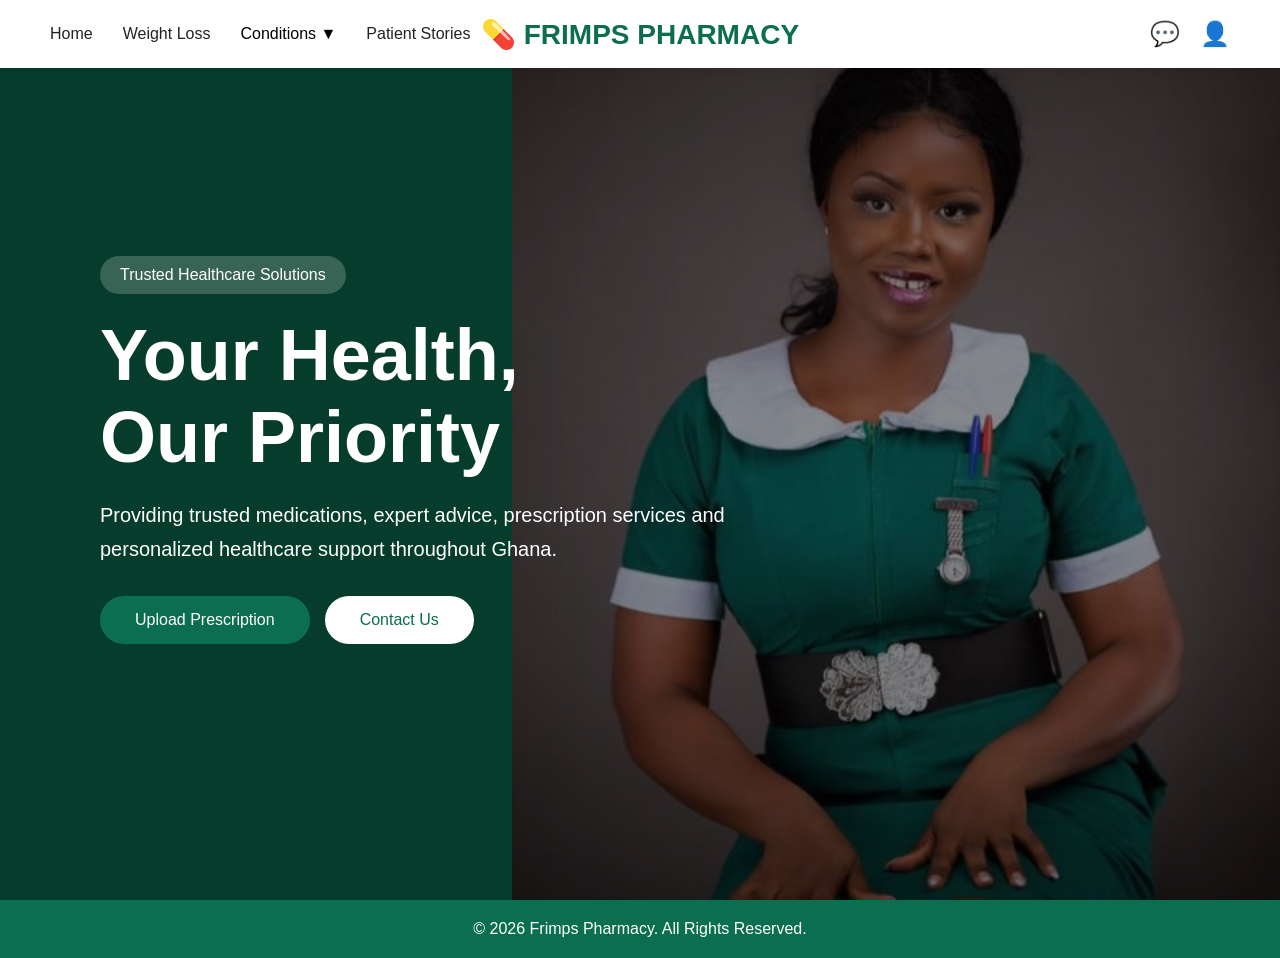
<file: index.html>
<!DOCTYPE html>
<html lang="en">
<head>
    <meta charset="UTF-8">
    <meta name="viewport" content="width=device-width, initial-scale=1.0">
    <title>Frimps Pharmacy</title>

    <link rel="stylesheet" href="style.css">
</head>
<body>

<header>

    <nav class="nav-left">

        <a href="index.html">Home</a>

        <a href="weight-loss.html">Weight Loss</a>

        <div class="dropdown">

            <button class="dropbtn">
                Conditions ▼
            </button>

            <div class="dropdown-content">

                <a href="diabetes.html">Diabetes</a>

                <a href="hypertension.html">Hypertension</a>

                <a href="asthma.html">Asthma</a>

                <a href="malaria.html">Malaria</a>

                <a href="mens-health.html">Men's Health</a>

                <a href="womens-health.html">Women's Health</a>

            </div>

        </div>

        <a href="patient-stories.html">Patient Stories</a>

    </nav>

    <div class="logo">

        <a href="index.html">
            💊 FRIMPS PHARMACY
        </a>

    </div>

    <div class="nav-right">

        <a href="#" onclick="openChat()">
            💬
        </a>

        <a href="login.html">
            👤
        </a>

    </div>

</header>

<section class="hero">

    <div class="hero-content">

        <span class="tagline">
            Trusted Healthcare Solutions
        </span>

        <h1>
            Your Health,<br>
            Our Priority
        </h1>

        <p>
            Providing trusted medications, expert advice,
            prescription services and personalized healthcare
            support throughout Ghana.
        </p>

        <div class="hero-buttons">

            <a href="prescription-refills.html" class="btn-primary">
                Upload Prescription
            </a>

            <a href="contact.html" class="btn-secondary">
                Contact Us
            </a>

        </div>

    </div>

</section>

<footer>
    © 2026 Frimps Pharmacy. All Rights Reserved.
</footer>

<script src="script.js"></script>

</body>
</html>
</file>
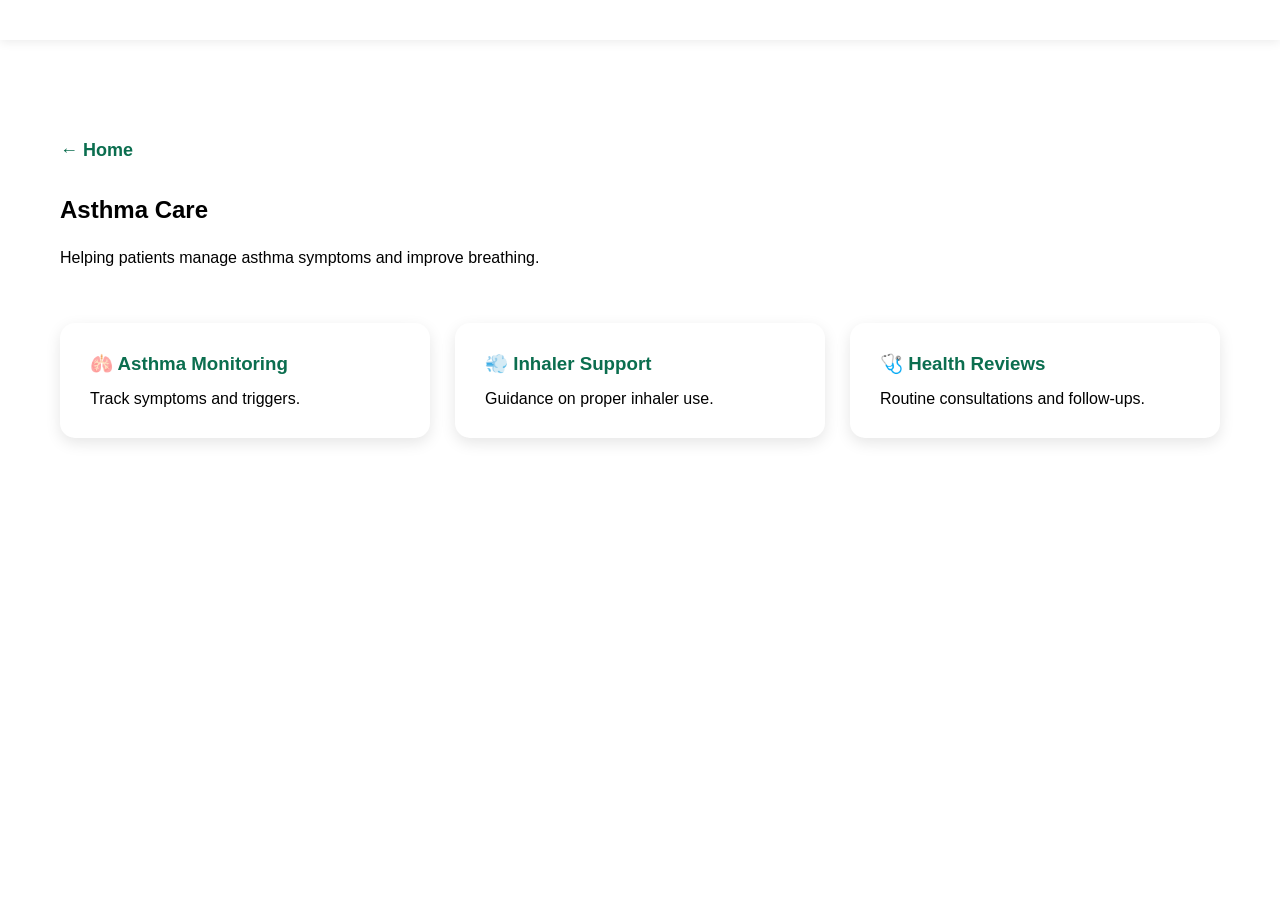
<file: asthma.html>
<!DOCTYPE html>
<html lang="en">
<head>
<meta charset="UTF-8">
<meta name="viewport" content="width=device-width, initial-scale=1.0">
<title>Asthma Care | Frimps Pharmacy</title>
<link rel="stylesheet" href="style.css">
</head>
<body>

<header>
<!-- COPY YOUR EXISTING HEADER HERE -->
</header>

<section class="page-section">
     <div class="breadcrumb">
        <a href="index.html">← Home</a>
    </div>

<h1>Asthma Care</h1>

<p class="page-intro">
Helping patients manage asthma symptoms and improve breathing.
</p>

<div class="card-grid">

<div class="info-card">
<h3>🫁 Asthma Monitoring</h3>
<p>Track symptoms and triggers.</p>
</div>

<div class="info-card">
<h3>💨 Inhaler Support</h3>
<p>Guidance on proper inhaler use.</p>
</div>

<div class="info-card">
<h3>🩺 Health Reviews</h3>
<p>Routine consultations and follow-ups.</p>
</div>

</div>

</section>

<script src="script.js"></script>

</body>
</html>
</file>
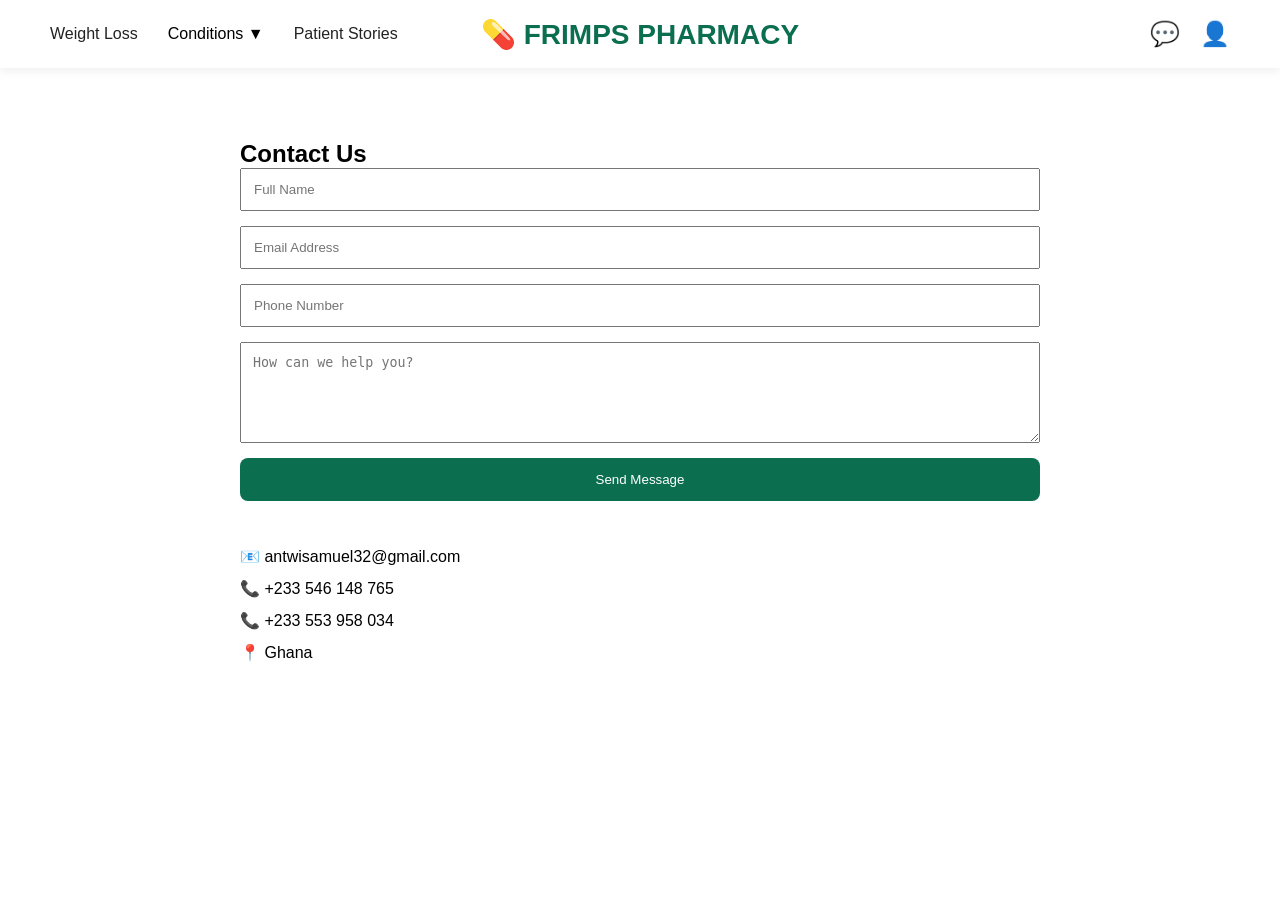
<file: contact.html>
<!DOCTYPE html>
<html lang="en">
<head>
    <meta charset="UTF-8">
    <meta name="viewport" content="width=device-width, initial-scale=1.0">
    <title>Contact Us</title>

    <link rel="stylesheet" href="style.css">
</head>
<body>

<header>

    <nav class="nav-left">

        <a href="weight-loss.html">Weight Loss</a>

        <div class="dropdown">

            <button class="dropbtn">
                Conditions ▼
            </button>

            <div class="dropdown-content">

                <a href="diabetes.html">Diabetes</a>
                <a href="hypertension.html">Hypertension</a>
                <a href="asthma.html">Asthma</a>
                <a href="malaria.html">Malaria</a>
                <a href="mens-health.html">Men's Health</a>
                <a href="womens-health.html">Women's Health</a>

            </div>

        </div>

        <a href="patient-stories.html">Patient Stories</a>

    </nav>

    <div class="logo">
        💊 FRIMPS PHARMACY
    </div>

    <div class="nav-right">

        <a href="#" onclick="openChat()">💬</a>

        <a href="login.html">👤</a>

    </div>

</header>

<section class="page-section">

    <div class="contact-container">

        <h1>Contact Us</h1>

        <form>

            <input type="text" placeholder="Full Name">

            <input type="email" placeholder="Email Address">

            <input type="text" placeholder="Phone Number">

            <textarea rows="5" placeholder="How can we help you?"></textarea>

            <button type="submit">
                Send Message
            </button>

        </form>

        <div class="contact-info">

            <p>📧 antwisamuel32@gmail.com</p>

            <p>📞 +233 546 148 765</p>

            <p>📞 +233 553 958 034</p>

            <p>📍 Ghana</p>

        </div>

    </div>

</section>

<script src="script.js"></script>

</body>
</html>
</file>
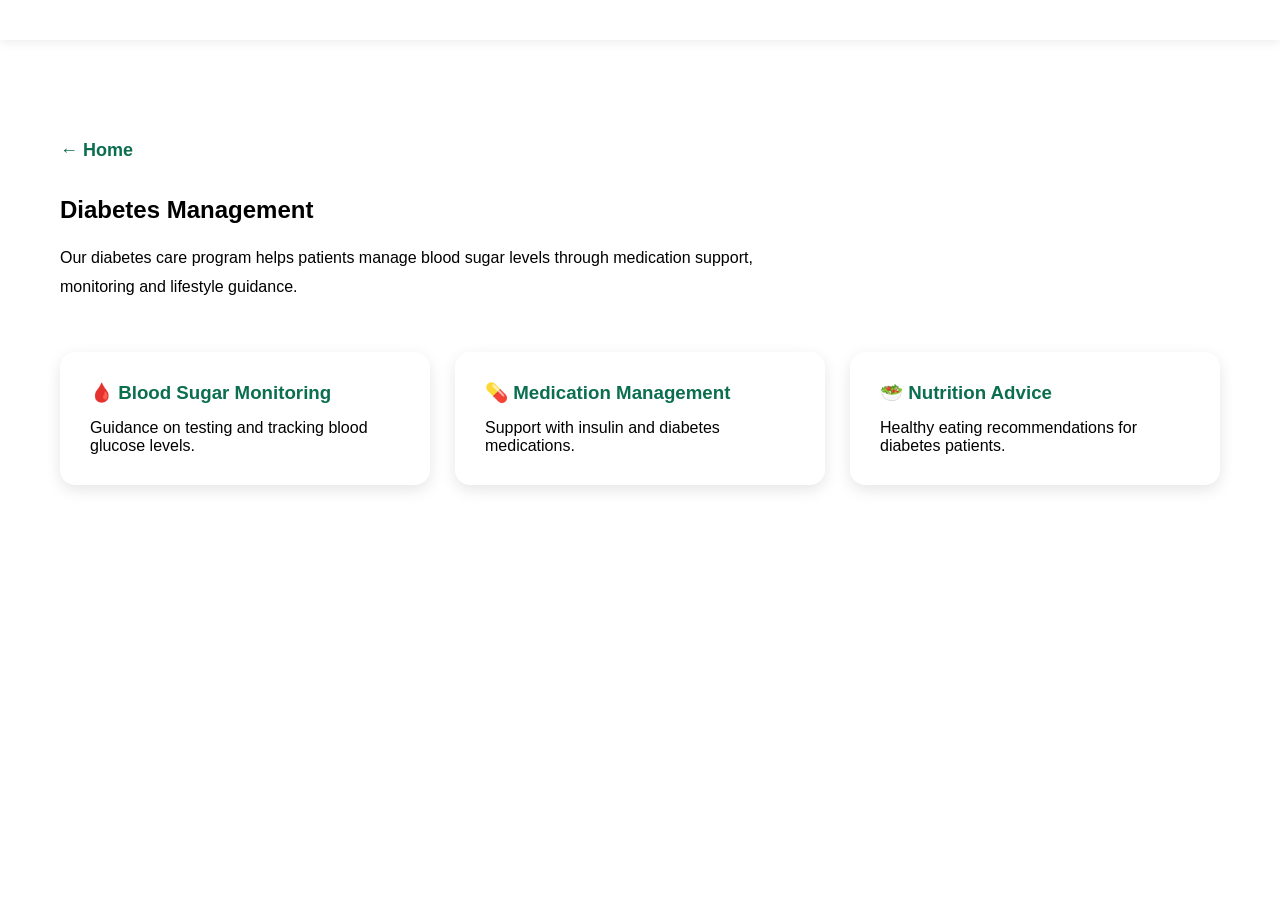
<file: diabetes.html>
<!DOCTYPE html>
<html lang="en">
<head>
<meta charset="UTF-8">
<meta name="viewport" content="width=device-width, initial-scale=1.0">
<title>Diabetes Care | Frimps Pharmacy</title>
<link rel="stylesheet" href="style.css">
</head>
<body>

<header>
<!-- COPY YOUR EXISTING HEADER HERE -->
</header>

<section class="page-section">
    
   <div class="breadcrumb">
        <a href="index.html">← Home</a>
    </div>

<h1>Diabetes Management</h1>

<p class="page-intro">
Our diabetes care program helps patients manage blood sugar
levels through medication support, monitoring and lifestyle guidance.
</p>

<div class="card-grid">

<div class="info-card">
<h3>🩸 Blood Sugar Monitoring</h3>
<p>Guidance on testing and tracking blood glucose levels.</p>
</div>

<div class="info-card">
<h3>💊 Medication Management</h3>
<p>Support with insulin and diabetes medications.</p>
</div>

<div class="info-card">
<h3>🥗 Nutrition Advice</h3>
<p>Healthy eating recommendations for diabetes patients.</p>
</div>

</div>

</section>

<script src="script.js"></script>

</body>
</html>
</file>
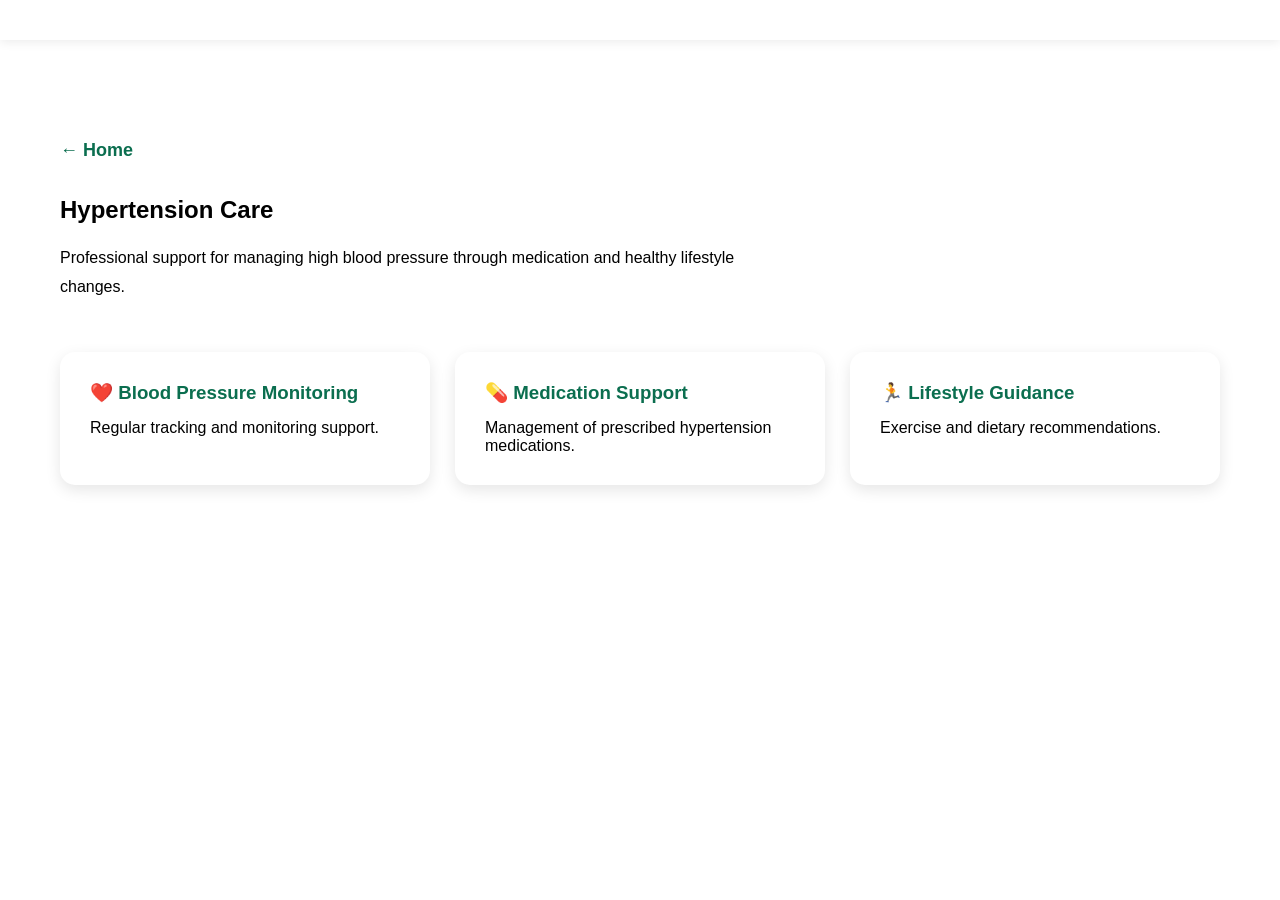
<file: hypertension.html>
<!DOCTYPE html>
<html lang="en">
<head>
<meta charset="UTF-8">
<meta name="viewport" content="width=device-width, initial-scale=1.0">
<title>Hypertension Care | Frimps Pharmacy</title>
<link rel="stylesheet" href="style.css">
</head>
<body>

<header>
<!-- COPY YOUR EXISTING HEADER HERE -->
</header>

<section class="page-section">
    <div class="breadcrumb">
        <a href="index.html">← Home</a>
    </div>

<h1>Hypertension Care</h1>

<p class="page-intro">
Professional support for managing high blood pressure
through medication and healthy lifestyle changes.
</p>

<div class="card-grid">

<div class="info-card">
<h3>❤️ Blood Pressure Monitoring</h3>
<p>Regular tracking and monitoring support.</p>
</div>

<div class="info-card">
<h3>💊 Medication Support</h3>
<p>Management of prescribed hypertension medications.</p>
</div>

<div class="info-card">
<h3>🏃 Lifestyle Guidance</h3>
<p>Exercise and dietary recommendations.</p>
</div>

</div>

</section>

<script src="script.js"></script>

</body>
</html>
</file>
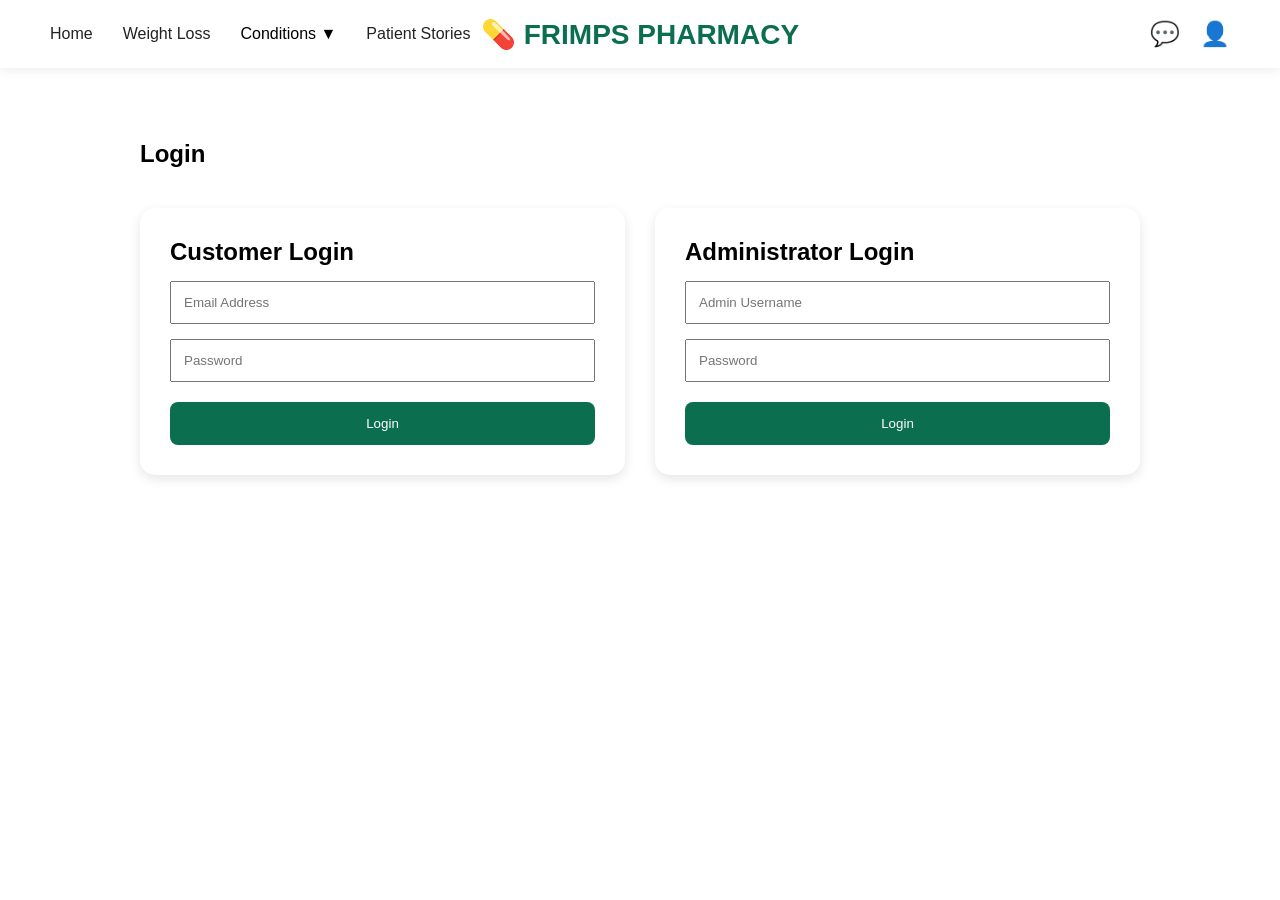
<file: login.html>
<!DOCTYPE html>
<html lang="en">
<head>
    <meta charset="UTF-8">
    <meta name="viewport" content="width=device-width, initial-scale=1.0">
    <title>Login | Frimps Pharmacy</title>

    <link rel="stylesheet" href="style.css">
</head>
<body>

<header>

   <nav class="nav-left">

    <a href="index.html">Home</a>

    <a href="weight-loss.html">Weight Loss</a>

    <div class="dropdown">

        <button class="dropbtn">
            Conditions ▼
        </button>

        <div class="dropdown-content">

            <a href="diabetes.html">Diabetes</a>

            <a href="hypertension.html">Hypertension</a>

            <a href="asthma.html">Asthma</a>

            <a href="malaria.html">Malaria</a>

            <a href="mens-health.html">Men's Health</a>

            <a href="womens-health.html">Women's Health</a>

        </div>

    </div>

    <a href="patient-stories.html">Patient Stories</a>

</nav>

    <div class="logo">
        💊 FRIMPS PHARMACY
    </div>

    <div class="nav-right">

        <a href="#" onclick="openChat()">💬</a>

        <a href="login.html">👤</a>

    </div>

</header>

<section class="page-section">

    <div class="login-container">

        <h1>Login</h1>

        <div class="login-grid">

            <div class="login-card">

                <h2>Customer Login</h2>

                <input type="email" placeholder="Email Address">

                <input type="password" placeholder="Password">

                <button class="login-btn">
                    Login
                </button>

            </div>

            <div class="login-card">

                <h2>Administrator Login</h2>

                <input type="text" placeholder="Admin Username">

                <input type="password" placeholder="Password">

                <button class="login-btn">
                    Login
                </button>

            </div>

        </div>

    </div>

</section>

<script src="script.js"></script>

</body>
</html>
</file>
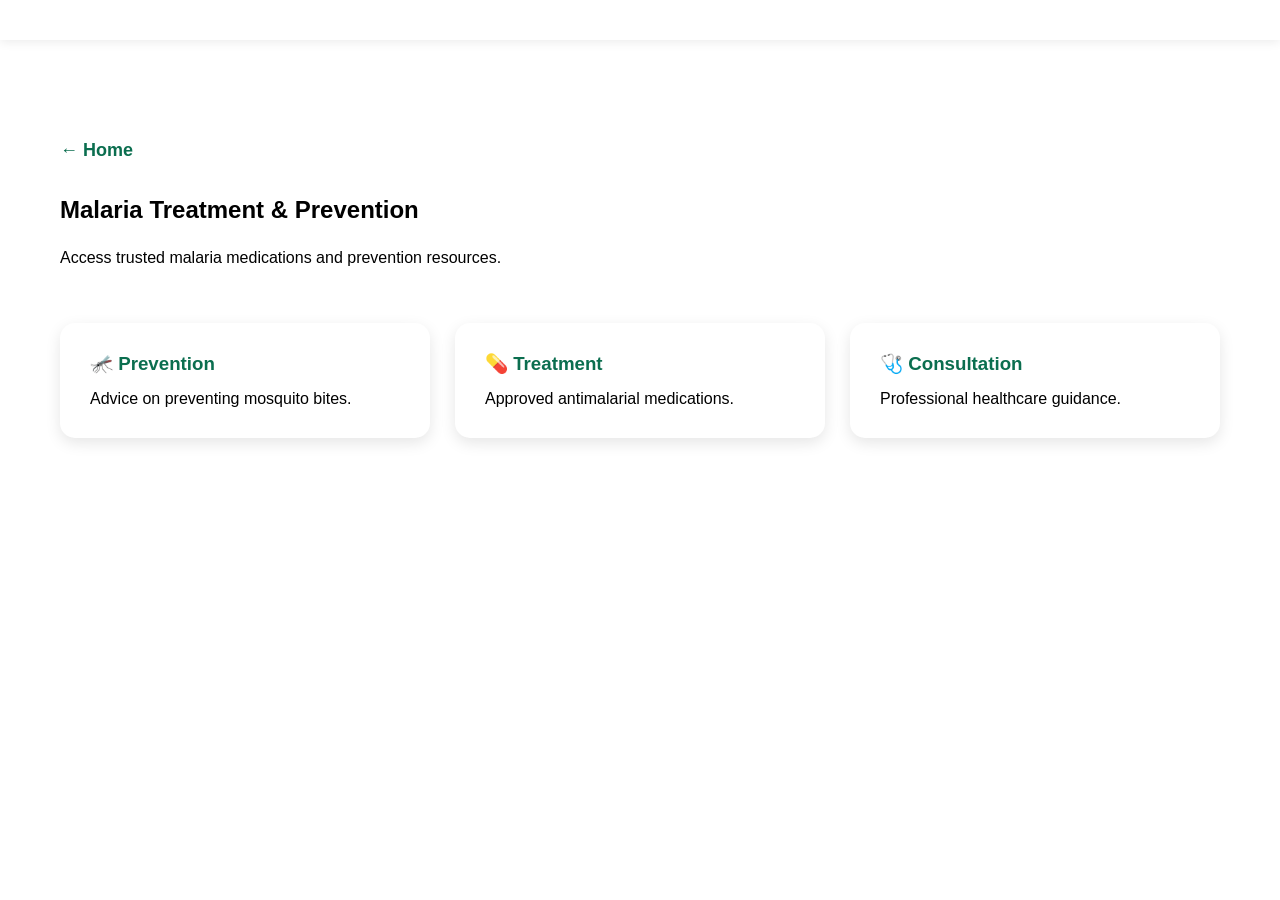
<file: malaria.html>
<!DOCTYPE html>
<html lang="en">
<head>
<meta charset="UTF-8">
<meta name="viewport" content="width=device-width, initial-scale=1.0">
<title>Malaria Care | Frimps Pharmacy</title>
<link rel="stylesheet" href="style.css">
</head>
<body>

<header>
<!-- COPY YOUR EXISTING HEADER HERE -->
</header>

<section class="page-section">

    <div class="breadcrumb">
        <a href="index.html">← Home</a>
    </div>

<h1>Malaria Treatment & Prevention</h1>

<p class="page-intro">
Access trusted malaria medications and prevention resources.
</p>

<div class="card-grid">

<div class="info-card">
<h3>🦟 Prevention</h3>
<p>Advice on preventing mosquito bites.</p>
</div>

<div class="info-card">
<h3>💊 Treatment</h3>
<p>Approved antimalarial medications.</p>
</div>

<div class="info-card">
<h3>🩺 Consultation</h3>
<p>Professional healthcare guidance.</p>
</div>

</div>

</section>

<script src="script.js"></script>

</body>
</html>
</file>
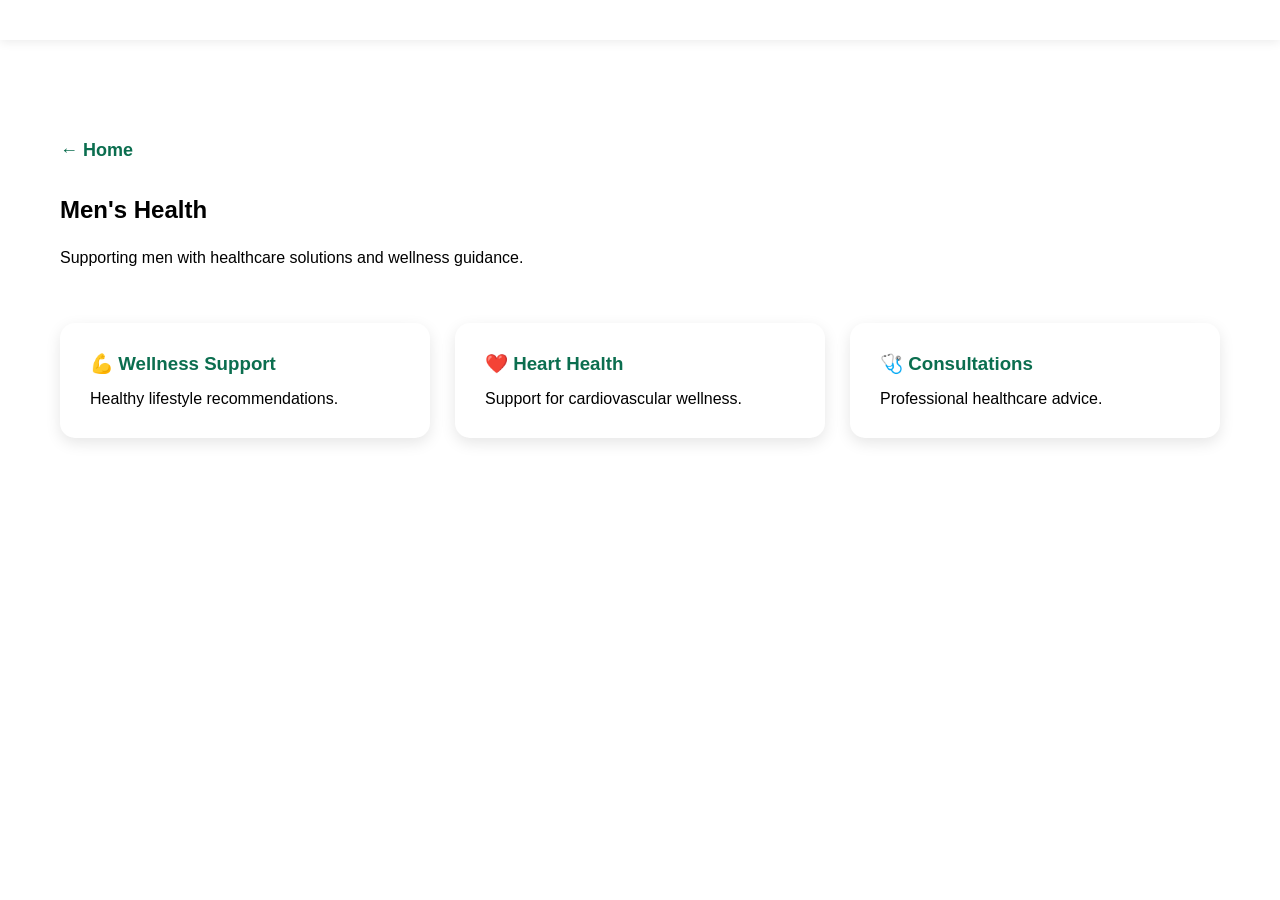
<file: mens-health.html>
<!DOCTYPE html>
<html lang="en">
<head>
<meta charset="UTF-8">
<meta name="viewport" content="width=device-width, initial-scale=1.0">
<title>Men's Health | Frimps Pharmacy</title>
<link rel="stylesheet" href="style.css">
</head>
<body>

<header>
<!-- COPY YOUR EXISTING HEADER HERE -->
</header>

<section class="page-section">

    <div class="breadcrumb">
        <a href="index.html">← Home</a>
    </div>

    <h1>Men's Health</h1>

    <p class="page-intro">
        Supporting men with healthcare solutions and wellness guidance.
    </p>

    <div class="card-grid">

        <div class="info-card">
            <h3>💪 Wellness Support</h3>
            <p>Healthy lifestyle recommendations.</p>
        </div>

        <div class="info-card">
            <h3>❤️ Heart Health</h3>
            <p>Support for cardiovascular wellness.</p>
        </div>

        <div class="info-card">
            <h3>🩺 Consultations</h3>
            <p>Professional healthcare advice.</p>
        </div>

    </div>

</section>

<script src="script.js"></script>

</body>
</html>
</file>
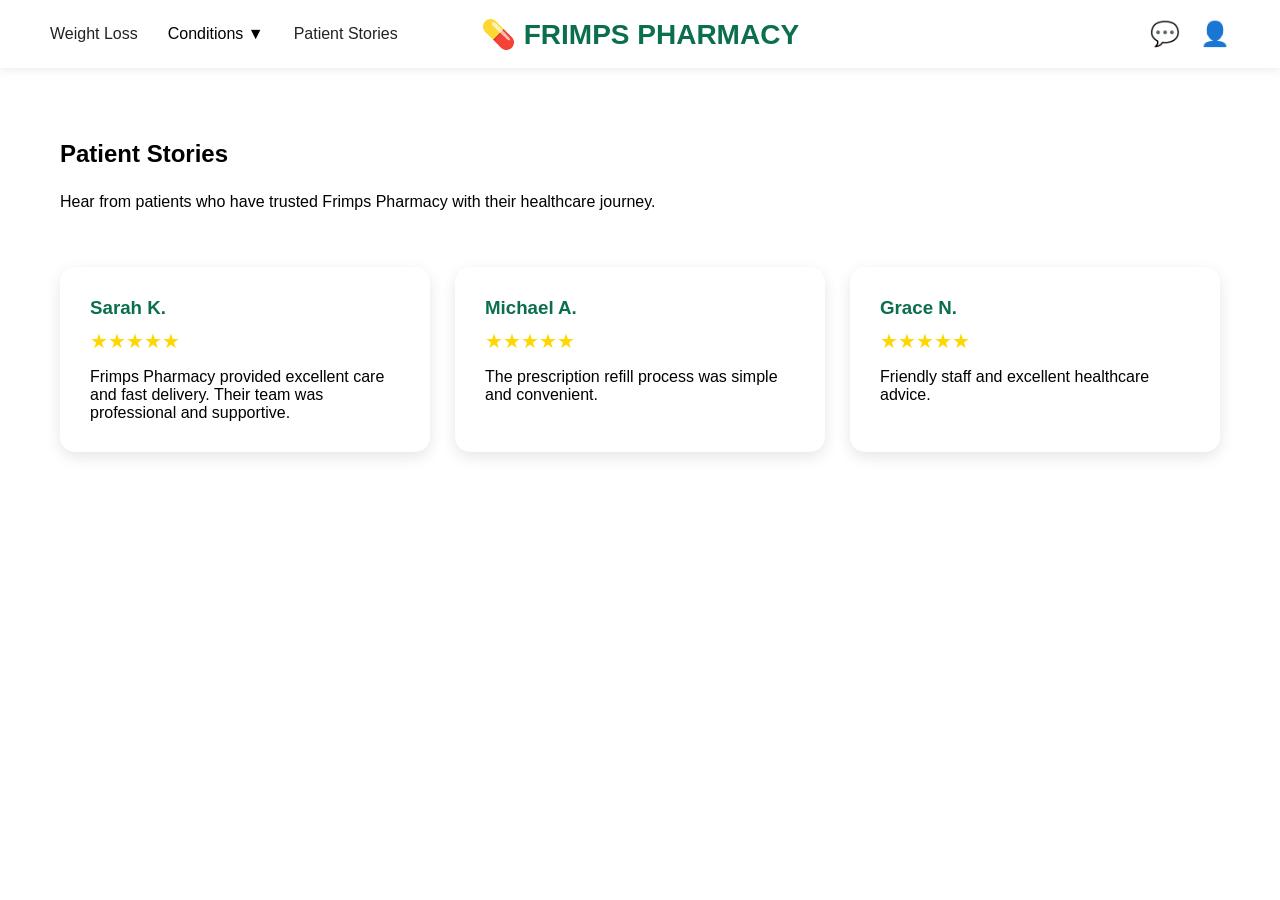
<file: patient-stories.html>
<!DOCTYPE html>
<html lang="en">
<head>
    <meta charset="UTF-8">
    <meta name="viewport" content="width=device-width, initial-scale=1.0">
    <title>Patient Stories</title>

    <link rel="stylesheet" href="style.css">
</head>
<body>

<header>

    <nav class="nav-left">

        <a href="weight-loss.html">Weight Loss</a>

        <div class="dropdown">

            <button class="dropbtn">
                Conditions ▼
            </button>

            <div class="dropdown-content">

                <a href="diabetes.html">Diabetes</a>
                <a href="hypertension.html">Hypertension</a>
                <a href="asthma.html">Asthma</a>
                <a href="malaria.html">Malaria</a>
                <a href="mens-health.html">Men's Health</a>
                <a href="womens-health.html">Women's Health</a>

            </div>

        </div>

        <a href="patient-stories.html">Patient Stories</a>

    </nav>

    <div class="logo">
        💊 FRIMPS PHARMACY
    </div>

    <div class="nav-right">

        <a href="#" onclick="openChat()">💬</a>

        <a href="login.html">👤</a>

    </div>

</header>

<section class="page-section">

    <h1>Patient Stories</h1>

    <p class="page-intro">
        Hear from patients who have trusted Frimps Pharmacy
        with their healthcare journey.
    </p>

    <div class="story-grid">

        <div class="story-card">

            <h3>Sarah K.</h3>

            <div class="stars">
                ★★★★★
            </div>

            <p>
                Frimps Pharmacy provided excellent care and fast delivery.
                Their team was professional and supportive.
            </p>

        </div>

        <div class="story-card">

            <h3>Michael A.</h3>

            <div class="stars">
                ★★★★★
            </div>

            <p>
                The prescription refill process was simple and convenient.
            </p>

        </div>

        <div class="story-card">

            <h3>Grace N.</h3>

            <div class="stars">
                ★★★★★
            </div>

            <p>
                Friendly staff and excellent healthcare advice.
            </p>

        </div>

    </div>

</section>

<script src="script.js"></script>

</body>
</html>
</file>
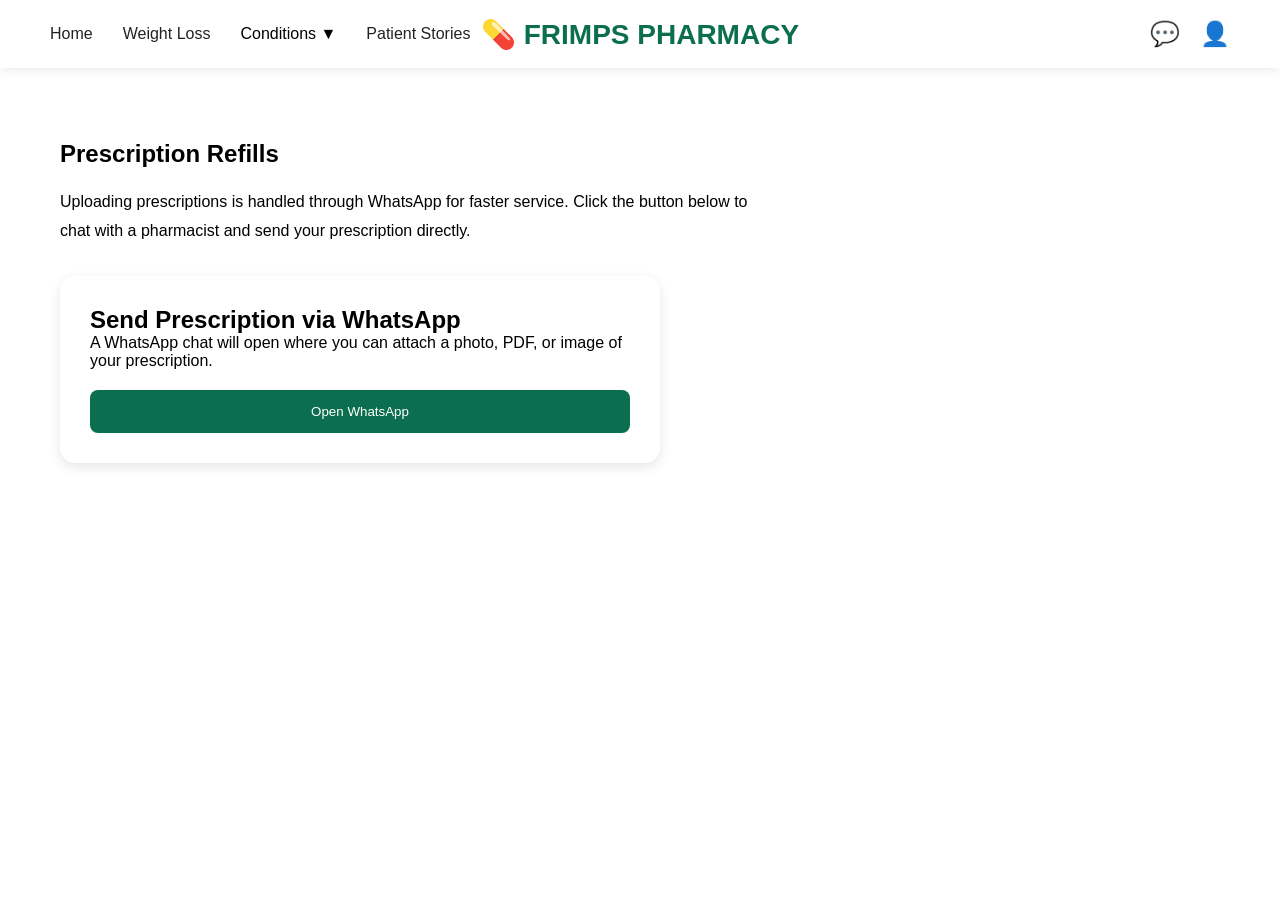
<file: prescription-refills.html>
<!DOCTYPE html>
<html lang="en">
<head>
    <meta charset="UTF-8">
    <meta name="viewport" content="width=device-width, initial-scale=1.0">
    <title>Prescription Refills | Frimps Pharmacy</title>

    <link rel="stylesheet" href="style.css">
</head>
<body>

<header>

    <nav class="nav-left">

        <a href="index.html">Home</a>

        <a href="weight-loss.html">Weight Loss</a>

        <div class="dropdown">

            <button class="dropbtn">
                Conditions ▼
            </button>

            <div class="dropdown-content">

                <a href="diabetes.html">Diabetes</a>
                <a href="hypertension.html">Hypertension</a>
                <a href="asthma.html">Asthma</a>
                <a href="malaria.html">Malaria</a>
                <a href="mens-health.html">Men's Health</a>
                <a href="womens-health.html">Women's Health</a>

            </div>

        </div>

        <a href="patient-stories.html">Patient Stories</a>

    </nav>

    <div class="logo">

        <a href="index.html">
            💊 FRIMPS PHARMACY
        </a>

    </div>

    <div class="nav-right">

        <a href="#" onclick="openChat()">
            💬
        </a>

        <a href="login.html">
            👤
        </a>

    </div>

</header>

<section class="page-section">

    <h1>Prescription Refills</h1>

    <p class="page-intro">
        Uploading prescriptions is handled through WhatsApp for faster service.
        Click the button below to chat with a pharmacist and send your prescription directly.
    </p>

    <div class="service-card">

        <h2>Send Prescription via WhatsApp</h2>

        <p>
            A WhatsApp chat will open where you can attach a photo,
            PDF, or image of your prescription.
        </p>

        <button
            class="login-btn"
            onclick="submitPrescription()">

            Open WhatsApp

        </button>

    </div>

</section>

<script src="script.js"></script>

</body>
</html>
</file>
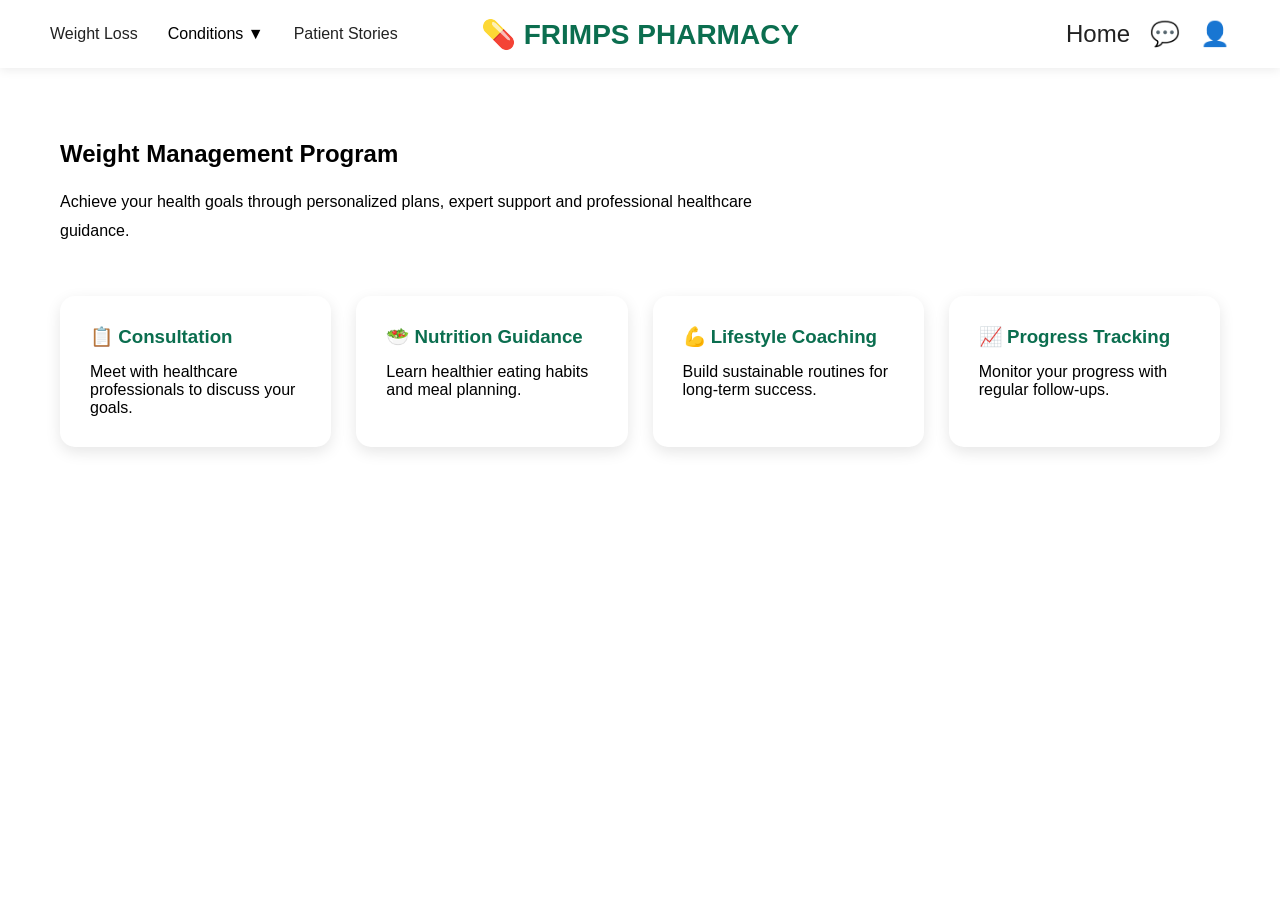
<file: weight-loss.html>
<!DOCTYPE html>
<html lang="en">
<head>
    <meta charset="UTF-8">
    <meta name="viewport" content="width=device-width, initial-scale=1.0">
    <title>Weight Loss | Frimps Pharmacy</title>

    <link rel="stylesheet" href="style.css">
</head>
<body>

<header>

    <nav class="nav-left">

        <a href="weight-loss.html">Weight Loss</a>

        <div class="dropdown">

            <button class="dropbtn">
                Conditions ▼
            </button>

            <div class="dropdown-content">

                <a href="diabetes.html">Diabetes</a>
                <a href="hypertension.html">Hypertension</a>
                <a href="asthma.html">Asthma</a>
                <a href="malaria.html">Malaria</a>
                <a href="mens-health.html">Men's Health</a>
                <a href="womens-health.html">Women's Health</a>

            </div>

        </div>

        <a href="patient-stories.html">Patient Stories</a>

    </nav>

    <div class="logo">
        💊 FRIMPS PHARMACY
    </div>

    <div class="nav-right">
        <a href="index.html">Home</a>
        <a href="#" onclick="openChat()">💬</a>

        <a href="login.html">👤</a>

    </div>

</header>

<section class="page-section">

    <h1>Weight Management Program</h1>

    <p class="page-intro">
        Achieve your health goals through personalized plans,
        expert support and professional healthcare guidance.
    </p>

    <div class="card-grid">

        <div class="info-card">
            <h3>📋 Consultation</h3>
            <p>
                Meet with healthcare professionals to discuss your goals.
            </p>
        </div>

        <div class="info-card">
            <h3>🥗 Nutrition Guidance</h3>
            <p>
                Learn healthier eating habits and meal planning.
            </p>
        </div>

        <div class="info-card">
            <h3>💪 Lifestyle Coaching</h3>
            <p>
                Build sustainable routines for long-term success.
            </p>
        </div>

        <div class="info-card">
            <h3>📈 Progress Tracking</h3>
            <p>
                Monitor your progress with regular follow-ups.
            </p>
        </div>

    </div>

</section>

<script src="script.js"></script>

</body>
</html>
</file>
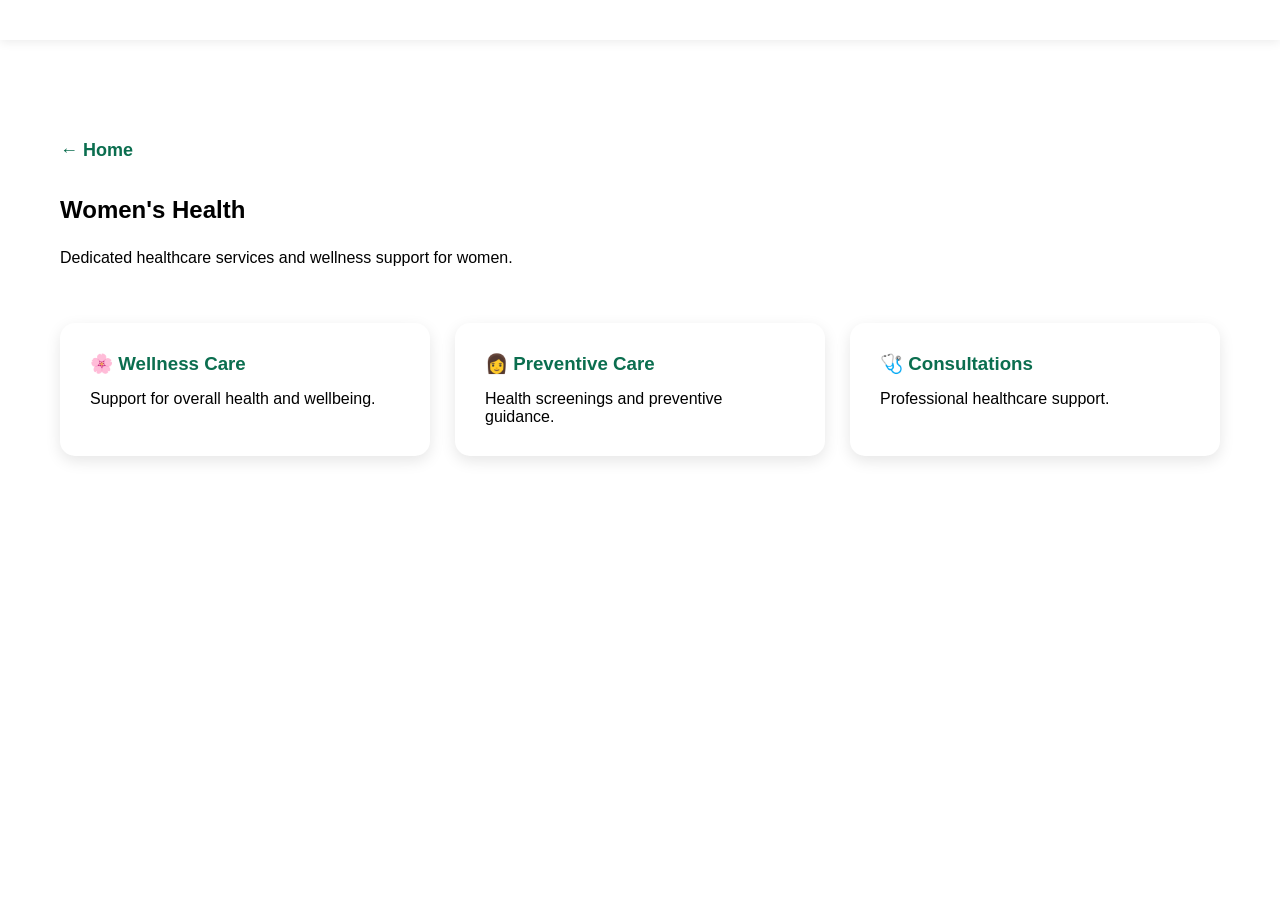
<file: womens-health.html>
<!DOCTYPE html>
<html lang="en">
<head>
<meta charset="UTF-8">
<meta name="viewport" content="width=device-width, initial-scale=1.0">
<title>Women's Health | Frimps Pharmacy</title>
<link rel="stylesheet" href="style.css">
</head>
<body>

<header>
<!-- COPY YOUR EXISTING HEADER HERE -->
</header>

<section class="page-section">
     <div class="breadcrumb">
        <a href="index.html">← Home</a>
    </div>

<h1>Women's Health</h1>

<p class="page-intro">
Dedicated healthcare services and wellness support for women.
</p>

<div class="card-grid">

<div class="info-card">
<h3>🌸 Wellness Care</h3>
<p>Support for overall health and wellbeing.</p>
</div>

<div class="info-card">
<h3>👩 Preventive Care</h3>
<p>Health screenings and preventive guidance.</p>
</div>

<div class="info-card">
<h3>🩺 Consultations</h3>
<p>Professional healthcare support.</p>
</div>

</div>

</section>

<script src="script.js"></script>

</body>
</html>
</file>
<file: style.css>
*{
    margin:0;
    padding:0;
    box-sizing:border-box;
}

body{
    font-family:Arial, Helvetica, sans-serif;
}

/* HEADER */

header{

    position:fixed;
    top:0;
    left:0;

    width:100%;

    background:white;

    display:flex;
    justify-content:space-between;
    align-items:center;

    padding:20px 50px;

    box-shadow:0 2px 10px rgba(0,0,0,.08);

    z-index:1000;
}

.nav-left{

    display:flex;
    gap:30px;
    align-items:center;
}

.nav-left a{

    text-decoration:none;
    color:#222;
    font-weight:500;
}

/* LOGO */

.logo{

    position:absolute;

    left:50%;

    transform:translateX(-50%);

    font-size:28px;
    font-weight:bold;

    color:#0b6e4f;
}

/* RIGHT */

.nav-right{

    display:flex;
    gap:20px;
}

.nav-right a{

    text-decoration:none;
    color:#222;
    font-size:24px;
}

/* HERO */

.hero{

    height:100vh;

    background:
    linear-gradient(
    rgba(0,0,0,.45),
    rgba(0,0,0,.45)),
    url("hero-banner.jpeg");

    background-size: contain;
    background-repeat: no-repeat;
    background-position: right center;
    background-color: #0b6e4f;

    display:flex;
    align-items:center;

    padding-left:100px;
}

.hero-content{

    max-width:650px;

    color:white;
}

.tagline{

    display:inline-block;

    background:rgba(255,255,255,.2);

    padding:10px 20px;

    border-radius:30px;

    margin-bottom:20px;
}

.hero h1{

    font-size:72px;

    margin-bottom:20px;
}

.hero p{

    font-size:20px;

    line-height:1.7;

    margin-bottom:30px;
}

.hero-buttons{

    display:flex;
    gap:15px;
}

.btn-primary{

    text-decoration:none;

    background:#0b6e4f;

    color:white;

    padding:15px 35px;

    border-radius:30px;
}

.btn-secondary{

    text-decoration:none;

    background:white;

    color:#0b6e4f;

    padding:15px 35px;

    border-radius:30px;
}

/* DROPDOWN */

.dropdown{

    position:relative;
}

.dropbtn{

    border:none;
    background:none;

    cursor:pointer;

    font-size:16px;
}

.dropdown-content{

    display:none;

    position:absolute;

    background:white;

    min-width:220px;

    box-shadow:0 5px 15px rgba(0,0,0,.15);

    border-radius:10px;

    overflow:hidden;
}

.dropdown-content a{

    display:block;

    padding:12px 15px;

    color:#333;
}

.dropdown-content a:hover{

    background:#f5f5f5;
}

.dropdown:hover .dropdown-content{

    display:block;
}

/* FOOTER */

footer{

    background:#0b6e4f;

    color:white;

    text-align:center;

    padding:20px;
}
.page-section{
    padding:140px 60px;
    min-height:100vh;
}

.login-container{
    max-width:1000px;
    margin:auto;
}

.login-grid{
    display:grid;
    grid-template-columns:1fr 1fr;
    gap:30px;
    margin-top:40px;
}

.login-card{
    background:white;
    padding:30px;
    border-radius:15px;
    box-shadow:0 4px 12px rgba(0,0,0,.1);
}

.login-card input{
    width:100%;
    padding:12px;
    margin-top:15px;
}

.login-btn{
    margin-top:20px;
    width:100%;
    background:#0b6e4f;
    color:white;
    border:none;
    padding:14px;
    cursor:pointer;
    border-radius:8px;
}

.contact-container{
    max-width:800px;
    margin:auto;
}

.contact-container form{
    display:flex;
    flex-direction:column;
    gap:15px;
}

.contact-container input,
.contact-container textarea{
    padding:12px;
}

.contact-container button{
    background:#0b6e4f;
    color:white;
    border:none;
    padding:14px;
    border-radius:8px;
}

.contact-info{
    margin-top:40px;
    line-height:2;
}

.service-card{
    max-width:600px;
    margin-top:30px;
    background:white;
    padding:30px;
    border-radius:15px;
    box-shadow:0 4px 12px rgba(0,0,0,.1);
}
.page-intro{
    margin-top:20px;
    max-width:700px;
    line-height:1.8;
}

.card-grid{

    display:grid;

    grid-template-columns:
    repeat(auto-fit,minmax(250px,1fr));

    gap:25px;

    margin-top:50px;
}

.info-card{

    background:white;

    padding:30px;

    border-radius:15px;

    box-shadow:0 5px 15px rgba(0,0,0,.1);
}

.info-card h3{

    margin-bottom:15px;

    color:#0b6e4f;
}

.story-grid{

    display:grid;

    grid-template-columns:
    repeat(auto-fit,minmax(300px,1fr));

    gap:25px;

    margin-top:50px;
}

.story-card{

    background:white;

    padding:30px;

    border-radius:15px;

    box-shadow:0 5px 15px rgba(0,0,0,.1);
}

.story-card h3{

    margin-bottom:10px;

    color:#0b6e4f;
}

.stars{

    color:gold;

    font-size:20px;

    margin-bottom:15px;
}
.breadcrumb{
    margin-bottom: 35px;
}

.breadcrumb a{
    text-decoration: none;
    color: #0b6e4f;
    font-size: 18px;
    font-weight: 600;
}

.breadcrumb a:hover{
    text-decoration: underline;
}
.logo a{
    text-decoration:none;
    color:#0b6e4f;
}
</file>
